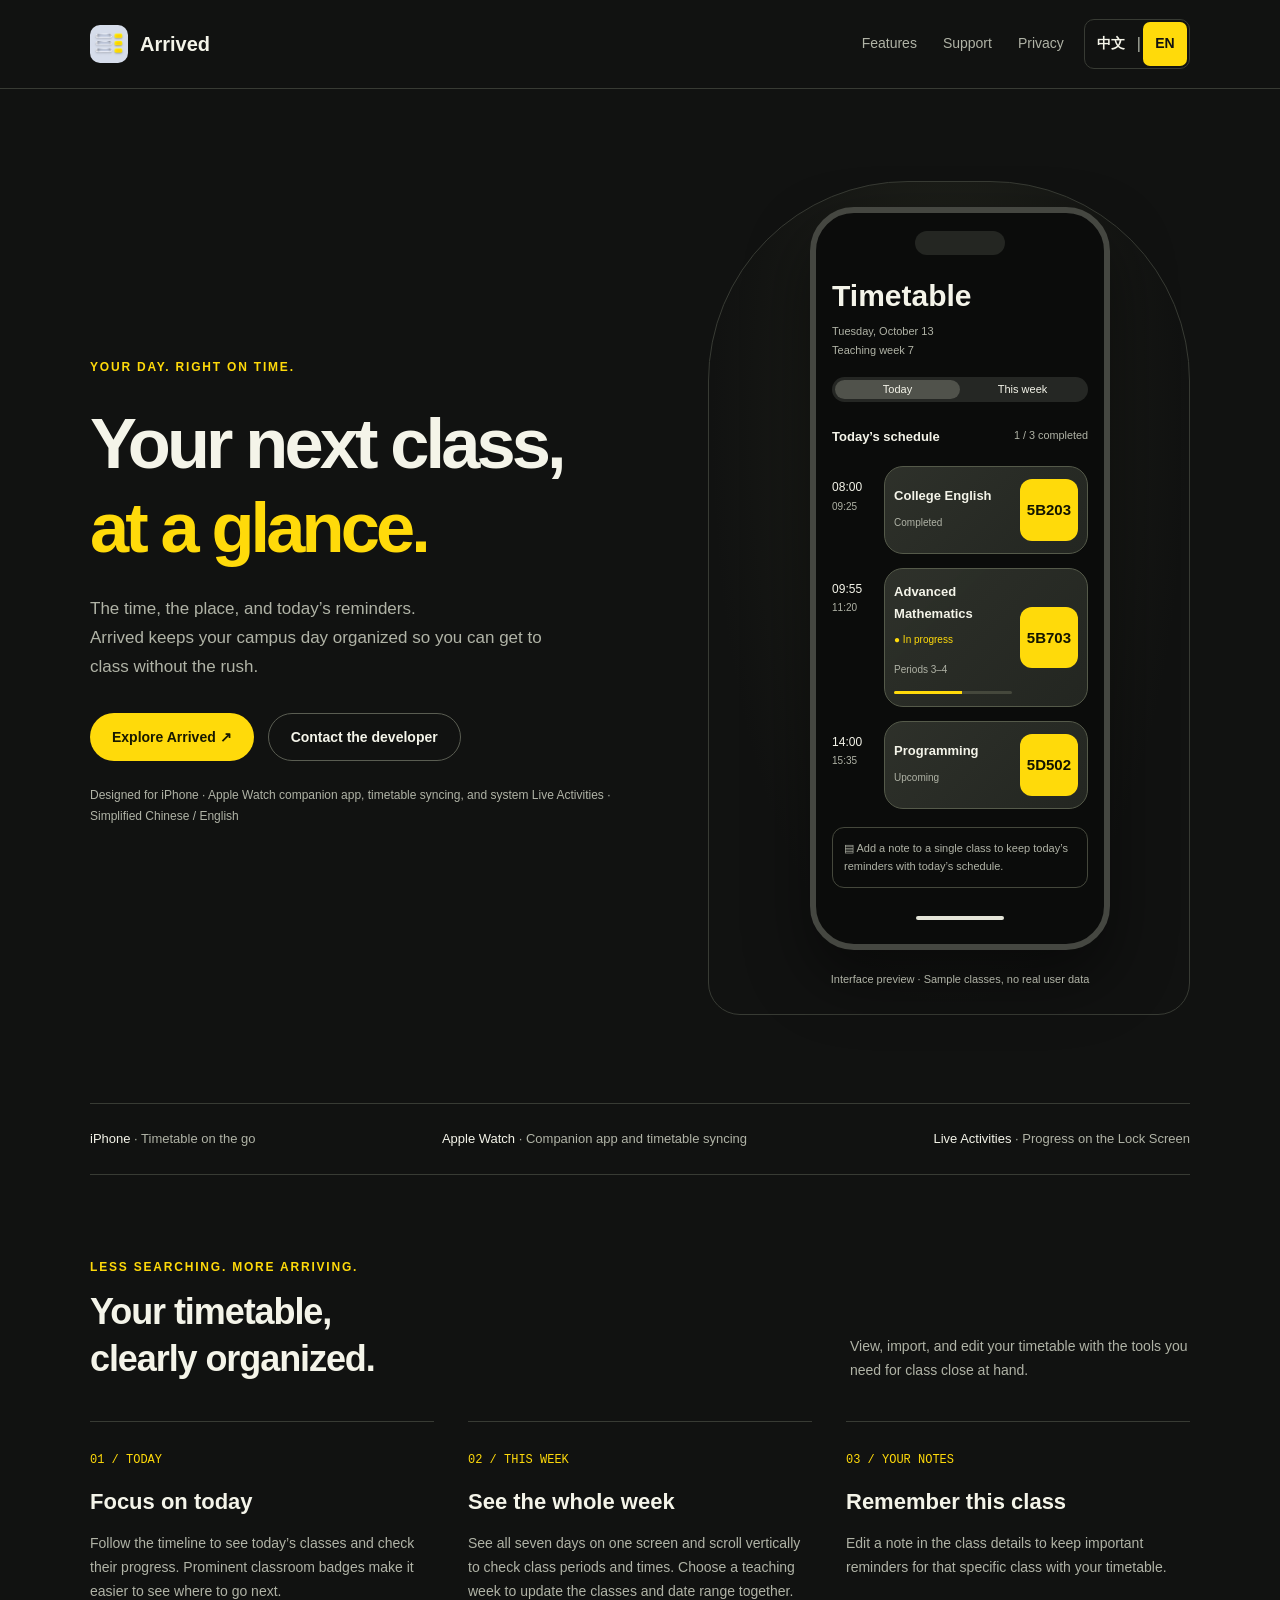
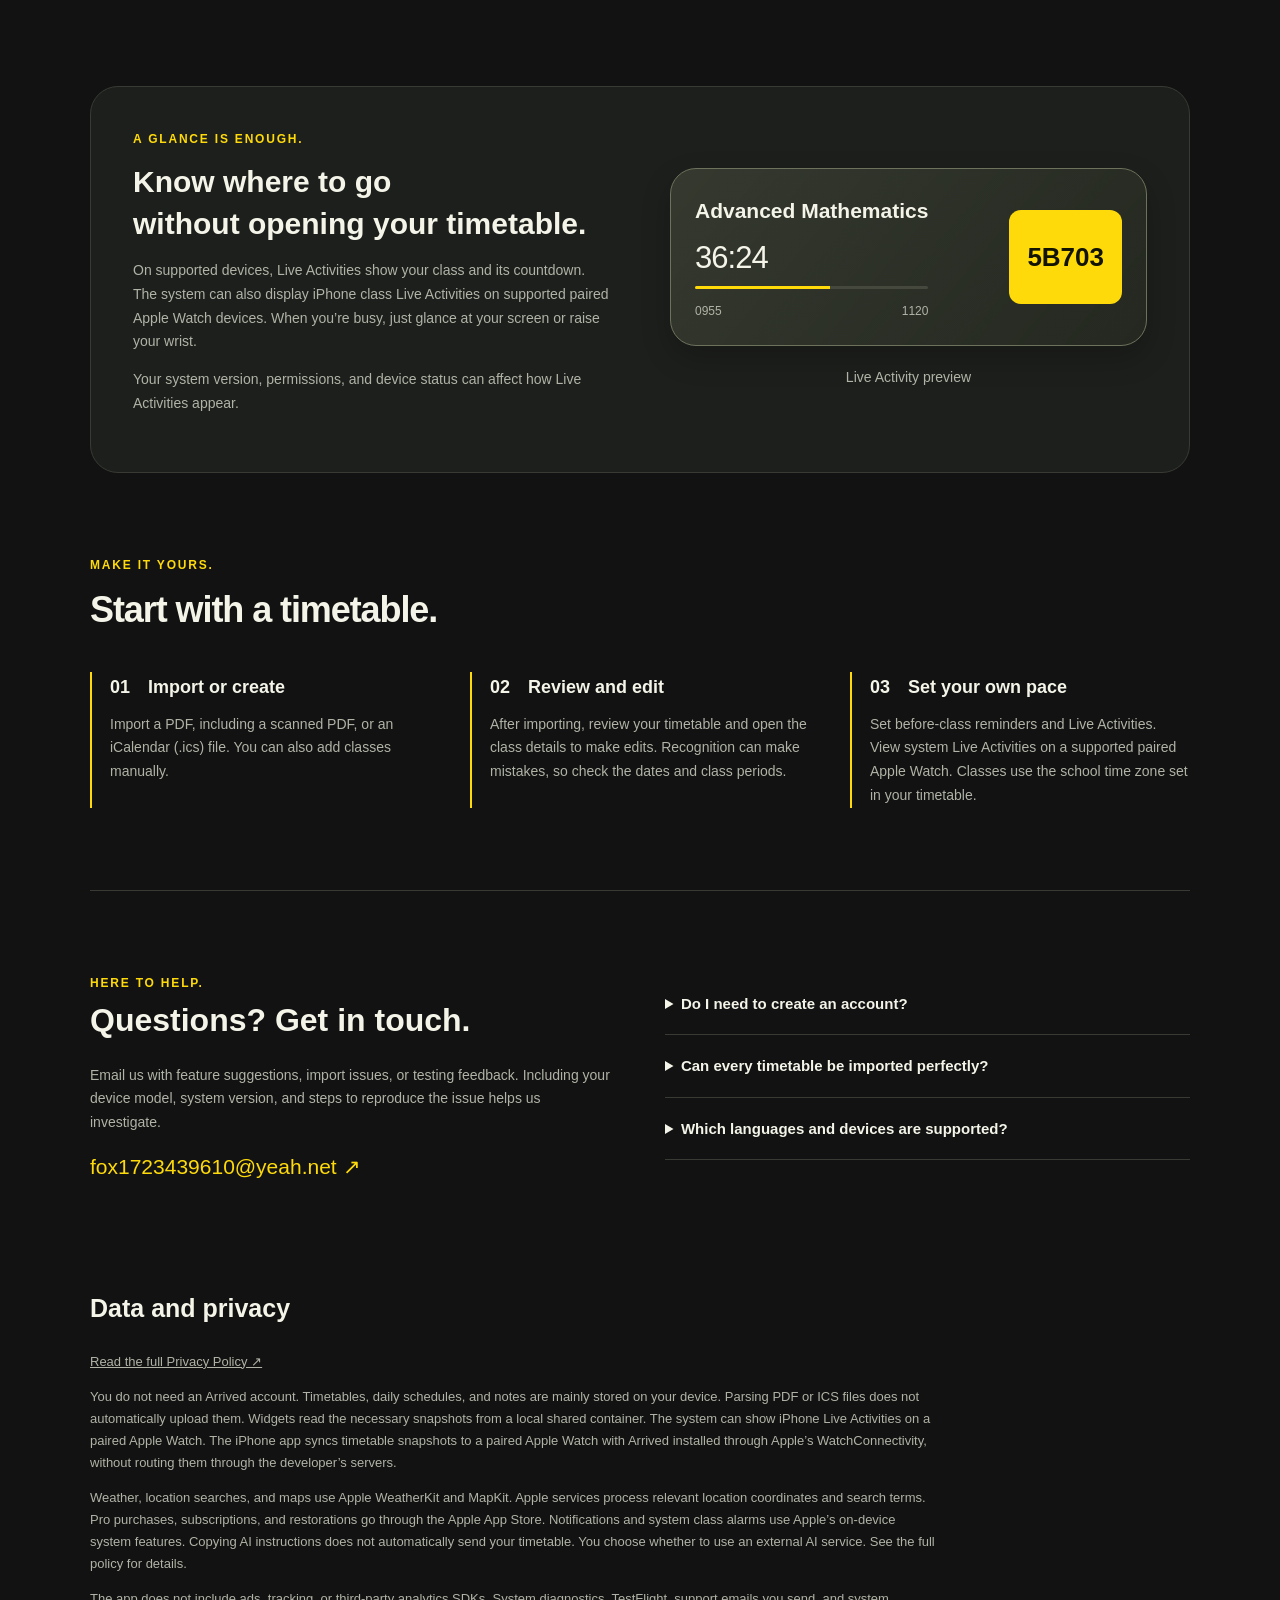
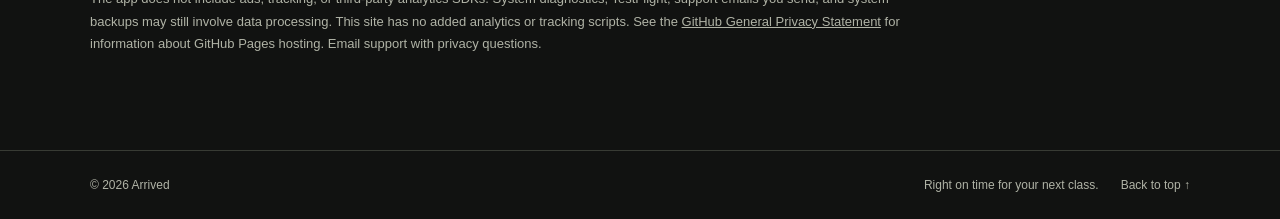
<file: index.html>
<!doctype html>
<html lang="zh-CN">
<head>
<meta charset="utf-8"><meta name="viewport" content="width=device-width,initial-scale=1">
<title data-english-content="Arrived — Right on time for every class">Arrived课表 — 每一堂，都从容到场</title>
<meta name="description" content="Arrived课表，为 iPhone 设计。今日课程、整周课表、PDF / ICS 导入、系统实时活动与课程备注。Apple Watch 伴侣 App 可从配对的 iPhone 同步课表快照。" data-english-content="Arrived is designed for iPhone. Today’s classes, the full week, PDF and ICS imports, system Live Activities, and class notes. The Apple Watch companion app syncs timetable snapshots from a paired iPhone.">
<meta name="theme-color" content="#111211"><meta property="og:title" content="Arrived课表" data-english-content="Arrived"><meta property="og:description" content="下一堂课，一眼就知道。为你的校园日常而设计。Apple Watch 伴侣 App 可从配对的 iPhone 同步课表快照。" data-english-content="See your next class at a glance. Designed for your everyday campus life. The Apple Watch companion app syncs timetable snapshots from a paired iPhone."><meta property="og:type" content="website">
<link rel="icon" href="icon.png"><link rel="apple-touch-icon" href="icon.png">
<style>
:root{color-scheme:dark;--bg:#111211;--surface:#1d1f1c;--text:#f4f4e9;--muted:#b0b3a6;--yellow:#ffda0a;--line:#383b34}*{box-sizing:border-box}html{scroll-behavior:smooth;scroll-padding-top:88px}body{margin:0;background:var(--bg);color:var(--text);font-family:-apple-system,BlinkMacSystemFont,"Segoe UI","PingFang SC",sans-serif;line-height:1.7}a{color:inherit;text-decoration:none}button,a{-webkit-tap-highlight-color:transparent}a:focus-visible,button:focus-visible{outline:3px solid var(--yellow);outline-offset:5px}header{border-bottom:1px solid var(--line)}.wrap{max-width:1180px;margin:auto;padding:0 40px}nav{display:flex;justify-content:space-between;align-items:center;min-height:88px;gap:20px}.brand{display:flex;align-items:center;gap:12px;font-weight:750;font-size:20px;white-space:nowrap}.brand img{width:38px;height:38px;border-radius:10px}.links{display:flex;gap:26px;font-size:14px;color:var(--muted)}.links a:hover{color:var(--yellow)}.hero{display:grid;grid-template-columns:1.15fr 1fr;gap:64px;align-items:center;padding-top:92px;padding-bottom:88px}.eyebrow{text-transform:uppercase;letter-spacing:.15em;font-size:12px;color:var(--yellow);font-weight:650}.hero h1{font-size:clamp(42px,5.5vw,72px);line-height:1.2;letter-spacing:-.055em;margin:24px 0}.hero h1 span{color:var(--yellow)}.intro{max-width:480px;font-size:17px;color:var(--muted);margin:0 0 32px}.actions{display:flex;gap:14px;flex-wrap:wrap;align-items:center}.button{display:inline-flex;justify-content:center;align-items:center;min-height:48px;padding:10px 22px;border-radius:30px;background:var(--yellow);color:#181900;font-size:14px;font-weight:700}.button.secondary{background:none;border:1px solid #5a5d52;color:var(--text)}.available{color:var(--muted);font-size:12px;margin-top:24px}.visual{position:relative;padding:26px 0 26px 22px}.visual:before{content:"";position:absolute;inset:0;border:1px solid var(--line);border-radius:200px 200px 32px 32px;background:radial-gradient(ellipse at 50% 30%,#43473355,transparent 70%)}.phone{position:relative;width:300px;max-width:100%;margin:auto;border:6px solid #454741;border-radius:44px;background:#0b0c0b;padding:18px 16px 24px;box-shadow:0 30px 65px #0007}.island{width:90px;height:24px;margin:0 auto 24px;border-radius:16px;background:#242622}.phone h2{font-size:30px;line-height:1.1;margin:0 0 10px}.date{font-size:11px;color:var(--muted)}.tabs{display:flex;background:#252724;border-radius:14px;font-size:11px;text-align:center;margin:18px 0 24px;padding:3px}.tabs span{flex:1}.tabs span:first-child{background:#50524b;border-radius:12px}.day-title{display:flex;justify-content:space-between;font-size:13px;margin-bottom:18px}.day-title small{color:var(--muted)}.lesson{display:grid;grid-template-columns:43px 1fr;gap:9px;margin-bottom:14px}.time{font-size:12px;position:relative;padding-top:11px}.time small{display:block;font-size:10px;color:var(--muted)}.course{border:1px solid #555a4a;border-radius:19px;background:linear-gradient(135deg,#30332cf0,#232621);padding:12px 9px;display:flex;gap:8px;align-items:center}.course strong{font-size:13px;display:block}.course small{font-size:10px;color:var(--muted)}.state{font-size:10px;color:var(--yellow);margin:6px 0}.gate{margin-left:auto;background:var(--yellow);color:#121400;border-radius:12px;padding:18px 7px;font-weight:800;font-size:15px;font-variant-numeric:tabular-nums}.progress{height:3px;border-radius:5px;background:#45483c;margin-top:10px;overflow:hidden}.progress:after{content:"";display:block;width:58%;height:100%;background:var(--yellow)}.note{padding:11px;border:1px solid #45483c;border-radius:12px;font-size:11px;color:var(--muted);margin:18px 0}.homebar{width:88px;height:4px;background:#e4e5d9;border-radius:4px;margin:28px auto 0}.caption{position:relative;text-align:center;color:var(--muted);font-size:11px;margin:20px 0 0}.platforms{display:flex;justify-content:space-between;border-top:1px solid var(--line);border-bottom:1px solid var(--line);padding:24px 0;color:var(--muted);font-size:13px;gap:16px;flex-wrap:wrap}.platforms b{color:var(--text);font-weight:500}section{padding:82px 0}.section-head{display:flex;align-items:end;justify-content:space-between;gap:40px;margin-bottom:38px}.section-head h2{font-size:36px;line-height:1.3;letter-spacing:-.03em;margin:12px 0 0}.section-head p{max-width:340px;color:var(--muted);font-size:14px;margin:0}.features{display:grid;grid-template-columns:repeat(3,1fr);gap:34px}.feature{border-top:1px solid var(--line);padding-top:22px}.num{font-size:12px;color:var(--yellow);font-family:monospace}.feature h3{font-size:22px;margin:12px 0}.feature p{font-size:14px;color:var(--muted);margin:0}.activity{display:grid;grid-template-columns:1fr 1fr;gap:60px;align-items:center;background:var(--surface);border:1px solid var(--line);padding:42px;border-radius:28px}.activity h2{font-size:30px;line-height:1.4;margin:12px 0}.activity p{color:var(--muted);font-size:14px}.ticket{background:linear-gradient(130deg,#454a3b99,#242820);border:1px solid #6c725b;border-radius:26px;padding:24px;box-shadow:0 12px 30px #0003}.ticket-top{display:flex;gap:16px;align-items:center}.ticket strong{font-size:21px}.ticket .gate{font-size:26px;padding:25px 18px}.countdown{font-size:31px;letter-spacing:-.03em;line-height:1.2;margin-top:10px;font-variant-numeric:tabular-nums}.ticket-bottom{font-size:12px;display:flex;justify-content:space-between;color:var(--muted);margin-top:12px}.steps{list-style:none;margin:0;padding:0;display:grid;grid-template-columns:repeat(3,1fr);gap:40px}.steps li{padding-left:18px;border-left:2px solid var(--yellow)}.steps h3{font-size:18px;margin:0 0 10px}.steps p{color:var(--muted);font-size:14px;margin:0}.support{border-top:1px solid var(--line);display:grid;grid-template-columns:1fr 1fr;gap:50px}.support h2{font-size:32px;margin:0 0 16px}.support p{color:var(--muted);font-size:14px}.support a.email{display:inline-block;color:var(--yellow);font-size:clamp(15px,2vw,21px);overflow-wrap:anywhere}details{border-bottom:1px solid var(--line);padding:18px 0}summary{cursor:pointer;font-size:15px;font-weight:600}details p{margin-bottom:0}.privacy{padding-top:0;max-width:850px}.privacy h2{font-size:25px}.privacy p{font-size:13px;color:var(--muted)}footer{border-top:1px solid var(--line);padding:24px 0;color:var(--muted);font-size:12px}.foot{display:flex;justify-content:space-between;gap:20px;flex-wrap:wrap}@media(max-width:800px){.wrap{padding:0 22px}.hero{grid-template-columns:minmax(0,1fr);padding-top:55px;gap:35px}.visual{padding-left:0}.hero h1{font-size:49px}.features,.steps{grid-template-columns:1fr;gap:28px}.activity{grid-template-columns:1fr;padding:25px;gap:22px}.section-head{display:block}.section-head p{margin-top:20px}.support{grid-template-columns:1fr;gap:25px}.links{gap:15px}.brand{font-size:17px}section{padding:55px 0}.phone{width:300px}.section-head h2{font-size:30px}}@media(prefers-reduced-motion:reduce){html{scroll-behavior:auto}}
</style>
<style>
.site-header .brand img {
  flex: none;
}
.site-header .language-switch {
  margin-left: auto;
}
@media (min-width: 801px) {
  .site-header .links {
    margin-left: auto;
  }
  .site-header .language-switch {
    margin-left: 0;
  }
}
@media (max-width: 800px) {
  .site-header nav {
    display: grid;
    grid-template-columns: minmax(0, 1fr) auto;
    gap: 6px 12px;
    padding-top: 10px;
    padding-bottom: 10px;
  }
  .site-header .links {
    grid-column: 1;
    flex-wrap: wrap;
    gap: 3px 10px;
    font-size: 13px;
  }
  .site-header .language-switch {
    grid-column: 2;
    grid-row: 1 / 3;
  }
}
</style>
<link rel="stylesheet" href="language.css">
<script src="language.js"></script>
</head>
<body>
<header class="site-header">
<nav class="wrap" aria-label="主导航" data-chinese-label="主导航" data-english-label="Main navigation">
<a class="brand" href="#"><img src="icon.png" width="38" height="38" alt=""><span lang="zh-CN" data-site-language="zh">Arrived课表</span><span lang="en" data-site-language="en">Arrived</span></a>
<div class="links" lang="zh-CN" data-site-language="zh"><a href="#features">功能</a><a href="#support">支持</a><a href="privacy.html">隐私</a></div>
<div class="links" lang="en" data-site-language="en"><a href="#features">Features</a><a href="#support">Support</a><a href="privacy.html">Privacy</a></div>
<div class="language-switch" role="group" aria-label="页面语言" hidden>
  <button type="button" lang="zh-CN" aria-label="中文" aria-pressed="true" data-select-language="zh">中文</button>
  <span aria-hidden="true">|</span>
  <button type="button" lang="en" aria-label="English" aria-pressed="false" data-select-language="en">EN</button>
</div>
</nav>
</header>
<main class="wrap">
<div lang="zh-CN" data-site-language="zh">
<div class="hero"><div><div class="eyebrow">Your day. Right on time.</div><h1>下一堂课，<br><span>一眼就知道。</span></h1><p class="intro">时间、地点，还有今天的小提醒。<br>Arrived课表，把校园日常整理得清楚一点，让你从容到场。</p><div class="actions"><a class="button" href="#features">认识 Arrived ↗</a><a class="button secondary" href="mailto:fox1723439610@yeah.net">联系开发者</a></div><p class="available">为 iPhone 设计 · Apple Watch 伴侣 App、课表同步与系统实时活动 · 简体中文 / English</p></div>
<div class="visual"><div class="phone" role="img" aria-label="今日课表功能示意：课程时间轴、黄色教室标牌及课程进度"><div class="island"></div><h2>课表</h2><div class="date">10月13日 星期二<br>第 7 教学周</div><div class="tabs"><span>今日课表</span><span>整周课表</span></div><div class="day-title"><b>今日安排</b><small>1 / 3 已结束</small></div><div class="lesson"><div class="time">08:00<small>09:25</small></div><div class="course"><div><strong>大学英语</strong><small>已结束</small></div><div class="gate">5B203</div></div></div><div class="lesson"><div class="time">09:55<small>11:20</small></div><div class="course"><div><strong>高等数学</strong><div class="state">● 正在上课</div><small>第 3–4 节</small><div class="progress"></div></div><div class="gate">5B703</div></div></div><div class="lesson"><div class="time">14:00<small>15:35</small></div><div class="course"><div><strong>程序设计</strong><small>待上课</small></div><div class="gate">5D502</div></div></div><div class="note">▤ 单次课程备注，让今天的提醒留在今天。</div><div class="homebar"></div></div><p class="caption">界面功能示意 · 示例课程，非真实用户数据</p></div></div>
<div class="platforms"><span><b>iPhone</b> · 随身课表</span><span><b>Apple Watch</b> · 伴侣 App 与课表同步</span><span><b>Live Activities</b> · 锁屏看进度</span></div>
</div>
<div lang="en" data-site-language="en">
<div class="hero"><div><div class="eyebrow">Your day. Right on time.</div><h1>Your next class,<br><span>at a glance.</span></h1><p class="intro">The time, the place, and today’s reminders.<br>Arrived keeps your campus day organized so you can get to class without the rush.</p><div class="actions"><a class="button" href="#features">Explore Arrived ↗</a><a class="button secondary" href="mailto:fox1723439610@yeah.net">Contact the developer</a></div><p class="available">Designed for iPhone · Apple Watch companion app, timetable syncing, and system Live Activities · Simplified Chinese / English</p></div>
<div class="visual"><div class="phone" role="img" aria-label="Today’s timetable preview with a class timeline, yellow classroom badges, and class progress"><div class="island"></div><h2>Timetable</h2><div class="date">Tuesday, October 13<br>Teaching week 7</div><div class="tabs"><span>Today</span><span>This week</span></div><div class="day-title"><b>Today’s schedule</b><small>1 / 3 completed</small></div><div class="lesson"><div class="time">08:00<small>09:25</small></div><div class="course"><div><strong>College English</strong><small>Completed</small></div><div class="gate">5B203</div></div></div><div class="lesson"><div class="time">09:55<small>11:20</small></div><div class="course"><div><strong>Advanced Mathematics</strong><div class="state">● In progress</div><small>Periods 3–4</small><div class="progress"></div></div><div class="gate">5B703</div></div></div><div class="lesson"><div class="time">14:00<small>15:35</small></div><div class="course"><div><strong>Programming</strong><small>Upcoming</small></div><div class="gate">5D502</div></div></div><div class="note">▤ Add a note to a single class to keep today’s reminders with today’s schedule.</div><div class="homebar"></div></div><p class="caption">Interface preview · Sample classes, no real user data</p></div></div>
<div class="platforms"><span><b>iPhone</b> · Timetable on the go</span><span><b>Apple Watch</b> · Companion app and timetable syncing</span><span><b>Live Activities</b> · Progress on the Lock Screen</span></div>
</div>

<div id="features">
<div lang="zh-CN" data-site-language="zh">
<section><div class="section-head"><div><div class="eyebrow">Less searching. More arriving.</div><h2>课表里的事，<br>安排得明明白白。</h2></div><p>围绕上课这件小事，把查看、导入和修改放在顺手的位置。</p></div><div class="features"><article class="feature"><span class="num">01 / TODAY</span><h3>专注今天</h3><p>沿着时间轴查看今日课程，辨认当前进度。醒目的教室标牌，让下一站更清楚。</p></article><article class="feature"><span class="num">02 / THIS WEEK</span><h3>看见整周</h3><p>七天同屏，上下滑动查看节次与时间。选择教学周，课程与日期范围一起更新。</p></article><article class="feature"><span class="num">03 / YOUR NOTES</span><h3>记住这一堂</h3><p>在课程详情中编辑备注，让当天这一次课程的重要提醒留在课表里。</p></article></div></section>
</div>
<div lang="en" data-site-language="en">
<section><div class="section-head"><div><div class="eyebrow">Less searching. More arriving.</div><h2>Your timetable,<br>clearly organized.</h2></div><p>View, import, and edit your timetable with the tools you need for class close at hand.</p></div><div class="features"><article class="feature"><span class="num">01 / TODAY</span><h3>Focus on today</h3><p>Follow the timeline to see today’s classes and check their progress. Prominent classroom badges make it easier to see where to go next.</p></article><article class="feature"><span class="num">02 / THIS WEEK</span><h3>See the whole week</h3><p>See all seven days on one screen and scroll vertically to check class periods and times. Choose a teaching week to update the classes and date range together.</p></article><article class="feature"><span class="num">03 / YOUR NOTES</span><h3>Remember this class</h3><p>Edit a note in the class details to keep important reminders for that specific class with your timetable.</p></article></div></section>
</div>
</div>

<div lang="zh-CN" data-site-language="zh">
<div class="activity"><div><div class="eyebrow">A glance is enough.</div><h2>不必打开课表，<br>也知道该去哪。</h2><p>在支持的设备上，通过实时活动查看课程与倒计时；系统也可在支持的配对 Apple Watch 上显示 iPhone 课程实时活动。忙碌时，抬眼或抬腕就够了。</p><p>系统版本、权限和设备状态可能影响实时活动的呈现。</p></div><div><div class="ticket" role="img" aria-label="实时活动示意，高等数学，教室 5B703"><div class="ticket-top"><div><strong>高等数学</strong><div class="countdown">36:24</div><div class="progress"></div><div class="ticket-bottom"><span>0955</span><span>1120</span></div></div><div class="gate">5B703</div></div></div><p class="caption">实时活动功能示意</p></div></div>
</div>
<div lang="en" data-site-language="en">
<div class="activity"><div><div class="eyebrow">A glance is enough.</div><h2>Know where to go<br>without opening your timetable.</h2><p>On supported devices, Live Activities show your class and its countdown. The system can also display iPhone class Live Activities on supported paired Apple Watch devices. When you’re busy, just glance at your screen or raise your wrist.</p><p>Your system version, permissions, and device status can affect how Live Activities appear.</p></div><div><div class="ticket" role="img" aria-label="Live Activity preview for Advanced Mathematics in classroom 5B703"><div class="ticket-top"><div><strong>Advanced Mathematics</strong><div class="countdown">36:24</div><div class="progress"></div><div class="ticket-bottom"><span>0955</span><span>1120</span></div></div><div class="gate">5B703</div></div></div><p class="caption">Live Activity preview</p></div></div>
</div>

<div lang="zh-CN" data-site-language="zh">
<section><div class="section-head"><div><div class="eyebrow">Make it yours.</div><h2>从一份课表开始。</h2></div></div><ol class="steps"><li><h3>01　导入或新建</h3><p>支持 PDF、扫描版 PDF 与 iCalendar（.ics）文件，也可以手动添加课程。</p></li><li><h3>02　核对与修改</h3><p>导入后在课表中核对信息，打开课程详情即可修改。识别结果可能有误，请确认日期和节次。</p></li><li><h3>03　按自己的节奏</h3><p>设置课前提醒与实时活动；在支持的配对 Apple Watch 上查看系统实时活动。课程使用课表设置的学校时区。</p></li></ol></section>
</div>
<div lang="en" data-site-language="en">
<section><div class="section-head"><div><div class="eyebrow">Make it yours.</div><h2>Start with a timetable.</h2></div></div><ol class="steps"><li><h3>01　Import or create</h3><p>Import a PDF, including a scanned PDF, or an iCalendar (.ics) file. You can also add classes manually.</p></li><li><h3>02　Review and edit</h3><p>After importing, review your timetable and open the class details to make edits. Recognition can make mistakes, so check the dates and class periods.</p></li><li><h3>03　Set your own pace</h3><p>Set before-class reminders and Live Activities. View system Live Activities on a supported paired Apple Watch. Classes use the school time zone set in your timetable.</p></li></ol></section>
</div>

<div id="support">
<div lang="zh-CN" data-site-language="zh">
<section class="support"><div><div class="eyebrow">Here to help.</div><h2>有问题，告诉我们。</h2><p>功能建议、导入问题或测试反馈，都欢迎发来邮件。说明设备型号、系统版本和复现步骤，会更方便定位问题。</p><a class="email" href="mailto:fox1723439610@yeah.net">fox1723439610@yeah.net ↗</a></div><div><details><summary>需要注册账号吗？</summary><p>不需要。课表与备注保存在设备本地，核心功能无需登录。</p></details><details><summary>能把任意课表完全准确地导入吗？</summary><p>不同文件的表格结构和清晰度会影响识别。请在导入后核对课程、星期、教学周、节次和教室，必要时直接修改。</p></details><details><summary>支持什么语言与设备？</summary><p>App 支持简体中文与英文，并跟随系统语言，适用于 iOS 17 及以上的 iPhone。系统级上课闹钟需要 iOS 26 或更新版本；配对 Apple Watch 的实时活动显示取决于系统支持。Arrived 提供 Apple Watch 伴侣 App，课表快照会从 iPhone 同步到已配对的 Apple Watch。</p></details></div></section>
</div>
<div lang="en" data-site-language="en">
<section class="support"><div><div class="eyebrow">Here to help.</div><h2>Questions? Get in touch.</h2><p>Email us with feature suggestions, import issues, or testing feedback. Including your device model, system version, and steps to reproduce the issue helps us investigate.</p><a class="email" href="mailto:fox1723439610@yeah.net">fox1723439610@yeah.net ↗</a></div><div><details><summary>Do I need to create an account?</summary><p>No. Timetables and notes are kept locally on your device, and the core features work without signing in.</p></details><details><summary>Can every timetable be imported perfectly?</summary><p>Table layouts and file clarity affect recognition. After importing, check classes, days of the week, teaching weeks, class periods, and classrooms, and edit them as needed.</p></details><details><summary>Which languages and devices are supported?</summary><p>The app supports Simplified Chinese and English, follows your system language, and works on iPhone with iOS 17 or later. System class alarms require iOS 26 or later. Live Activities on a paired Apple Watch depend on system support. Arrived includes an Apple Watch companion app. Timetable snapshots sync from iPhone to a paired Apple Watch.</p></details></div></section>
</div>
</div>

<div id="privacy">
<div lang="zh-CN" data-site-language="zh">
<section class="privacy"><h2>关于数据与隐私</h2><p><a href="privacy.html" style="text-decoration:underline">阅读完整隐私政策 ↗</a></p><p>无需注册 Arrived 账号。课表、作息与备注主要在本机保存，PDF / ICS 解析不自动上传文件。小组件通过本机共享容器读取必要快照；系统可在配对 Watch 上展示 iPhone 实时活动。iPhone 通过 Apple 的 WatchConnectivity 向已配对并安装 Arrived 的 Apple Watch 同步课表快照，不经开发者服务器中转。</p><p>天气查询、地点搜索及地图展示使用 Apple WeatherKit / MapKit；相关地点坐标、搜索词会由 Apple 服务处理。Pro 购买、订阅和恢复通过 Apple App Store。通知与系统级上课闹钟使用 Apple 本地系统能力。复制 AI 指令不自动发送课表；外部 AI 由你自行选择。详情请阅读完整政策。</p><p>App 未接入广告、追踪或第三方分析 SDK。系统诊断、TestFlight、主动支持邮件及系统备份仍可能涉及相应处理。本网站未添加统计或追踪脚本；GitHub Pages 的托管处理见 <a href="https://docs.github.com/en/site-policy/privacy-policies/github-general-privacy-statement" style="text-decoration:underline">GitHub 隐私声明</a>。隐私问题请联系支持邮箱。</p></section>
</div>
<div lang="en" data-site-language="en">
<section class="privacy"><h2>Data and privacy</h2><p><a href="privacy.html" style="text-decoration:underline">Read the full Privacy Policy ↗</a></p><p>You do not need an Arrived account. Timetables, daily schedules, and notes are mainly stored on your device. Parsing PDF or ICS files does not automatically upload them. Widgets read the necessary snapshots from a local shared container. The system can show iPhone Live Activities on a paired Apple Watch. The iPhone app syncs timetable snapshots to a paired Apple Watch with Arrived installed through Apple’s WatchConnectivity, without routing them through the developer’s servers.</p><p>Weather, location searches, and maps use Apple WeatherKit and MapKit. Apple services process relevant location coordinates and search terms. Pro purchases, subscriptions, and restorations go through the Apple App Store. Notifications and system class alarms use Apple’s on-device system features. Copying AI instructions does not automatically send your timetable. You choose whether to use an external AI service. See the full policy for details.</p><p>The app does not include ads, tracking, or third-party analytics SDKs. System diagnostics, TestFlight, support emails you send, and system backups may still involve data processing. This site has no added analytics or tracking scripts. See the <a href="https://docs.github.com/en/site-policy/privacy-policies/github-general-privacy-statement" style="text-decoration:underline">GitHub General Privacy Statement</a> for information about GitHub Pages hosting. Email support with privacy questions.</p></section>
</div>
</div>
</main>
<footer><div class="wrap foot"><span lang="zh-CN" data-site-language="zh">© 2026 Arrived课表</span><span lang="en" data-site-language="en">© 2026 Arrived</span><span lang="zh-CN" data-site-language="zh">下一堂，从容到场。<a href="#" style="margin-left:22px">回到顶部 ↑</a></span><span lang="en" data-site-language="en">Right on time for your next class.<a href="#" style="margin-left:22px">Back to top ↑</a></span></div></footer>
</body></html>
</file>
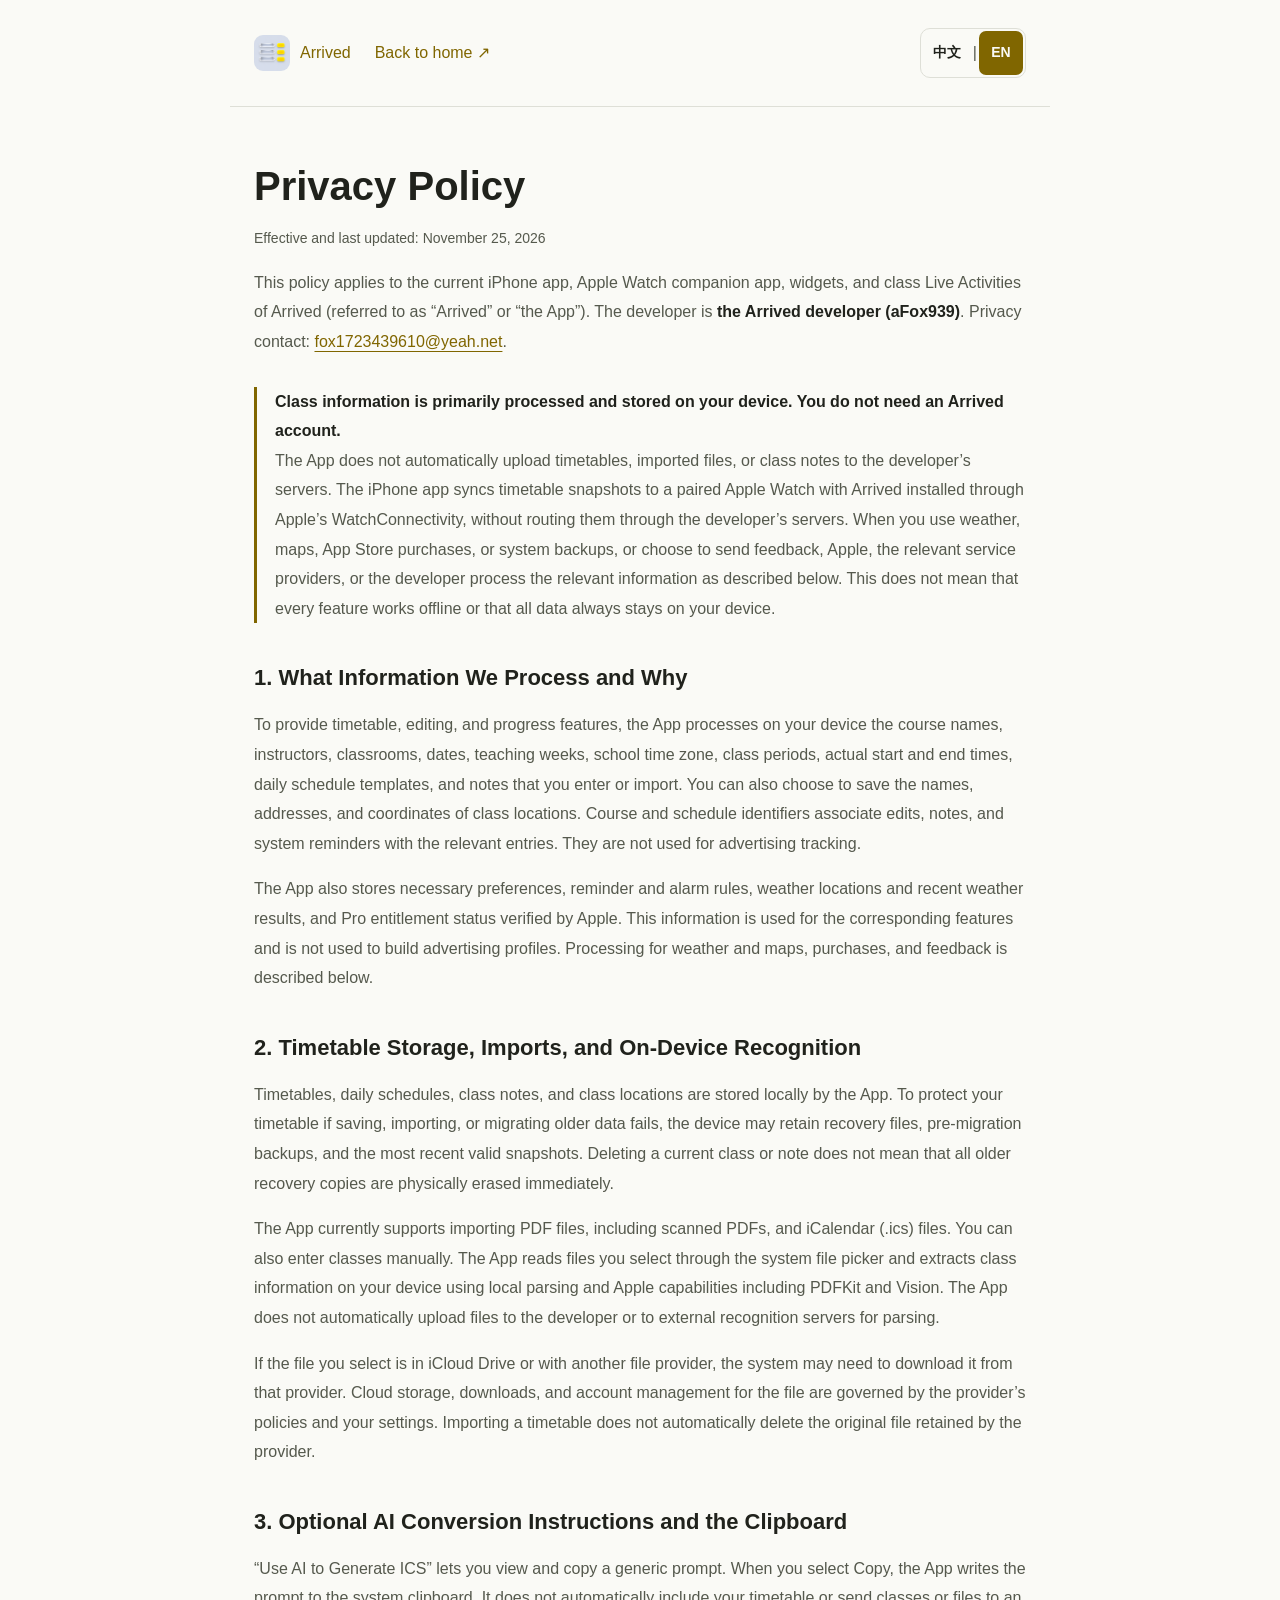
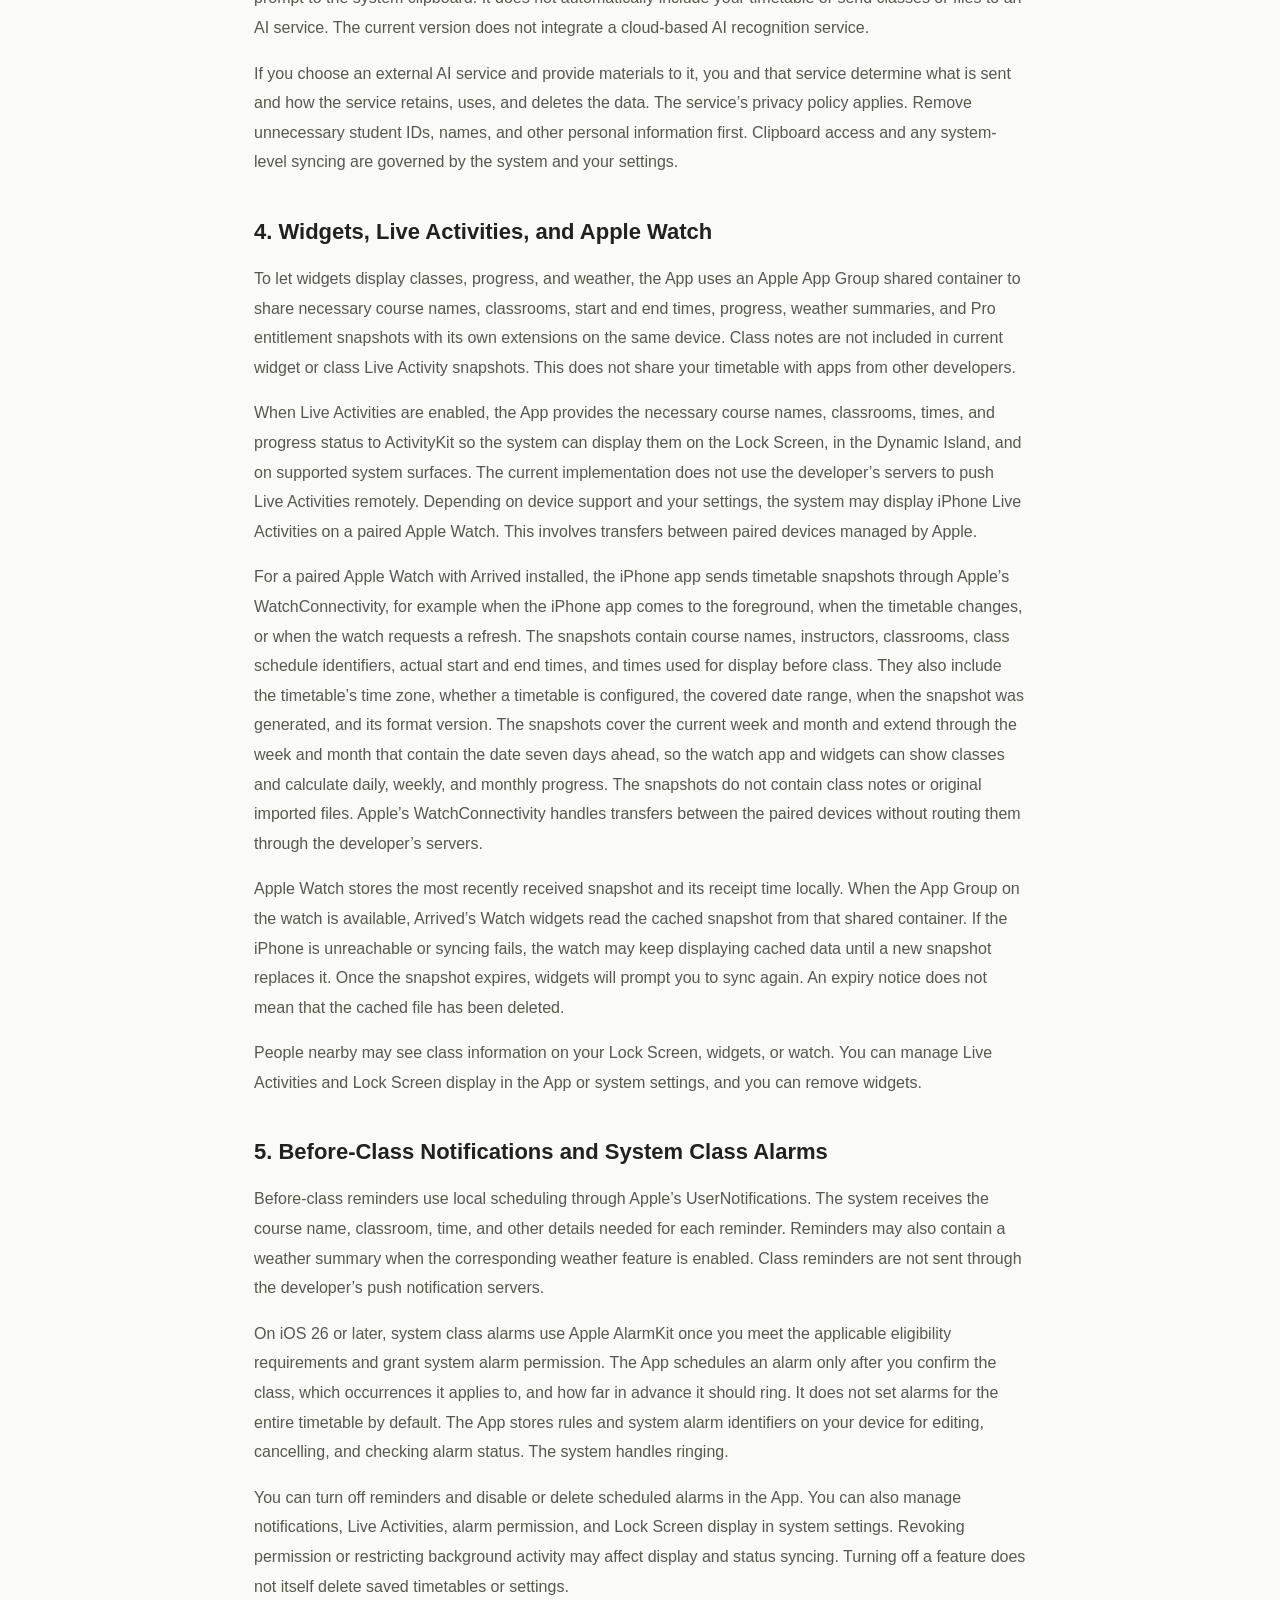
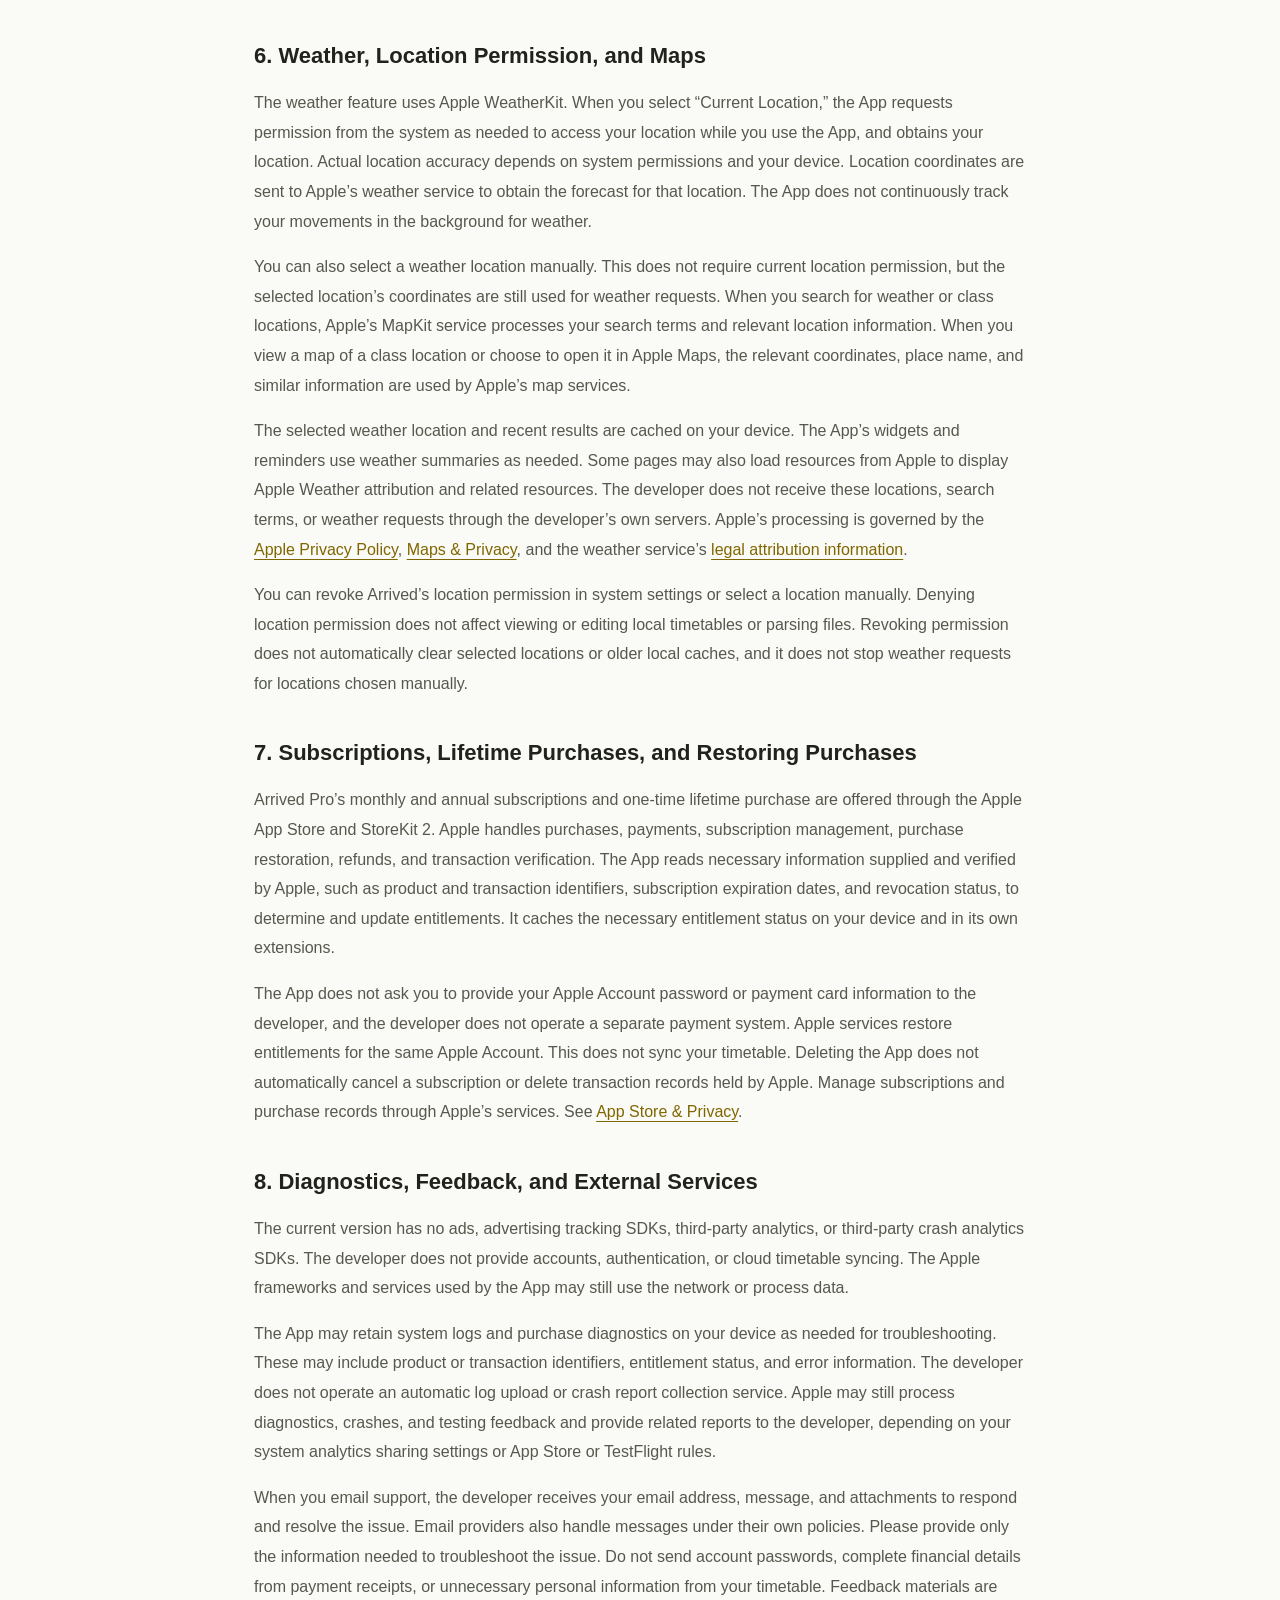
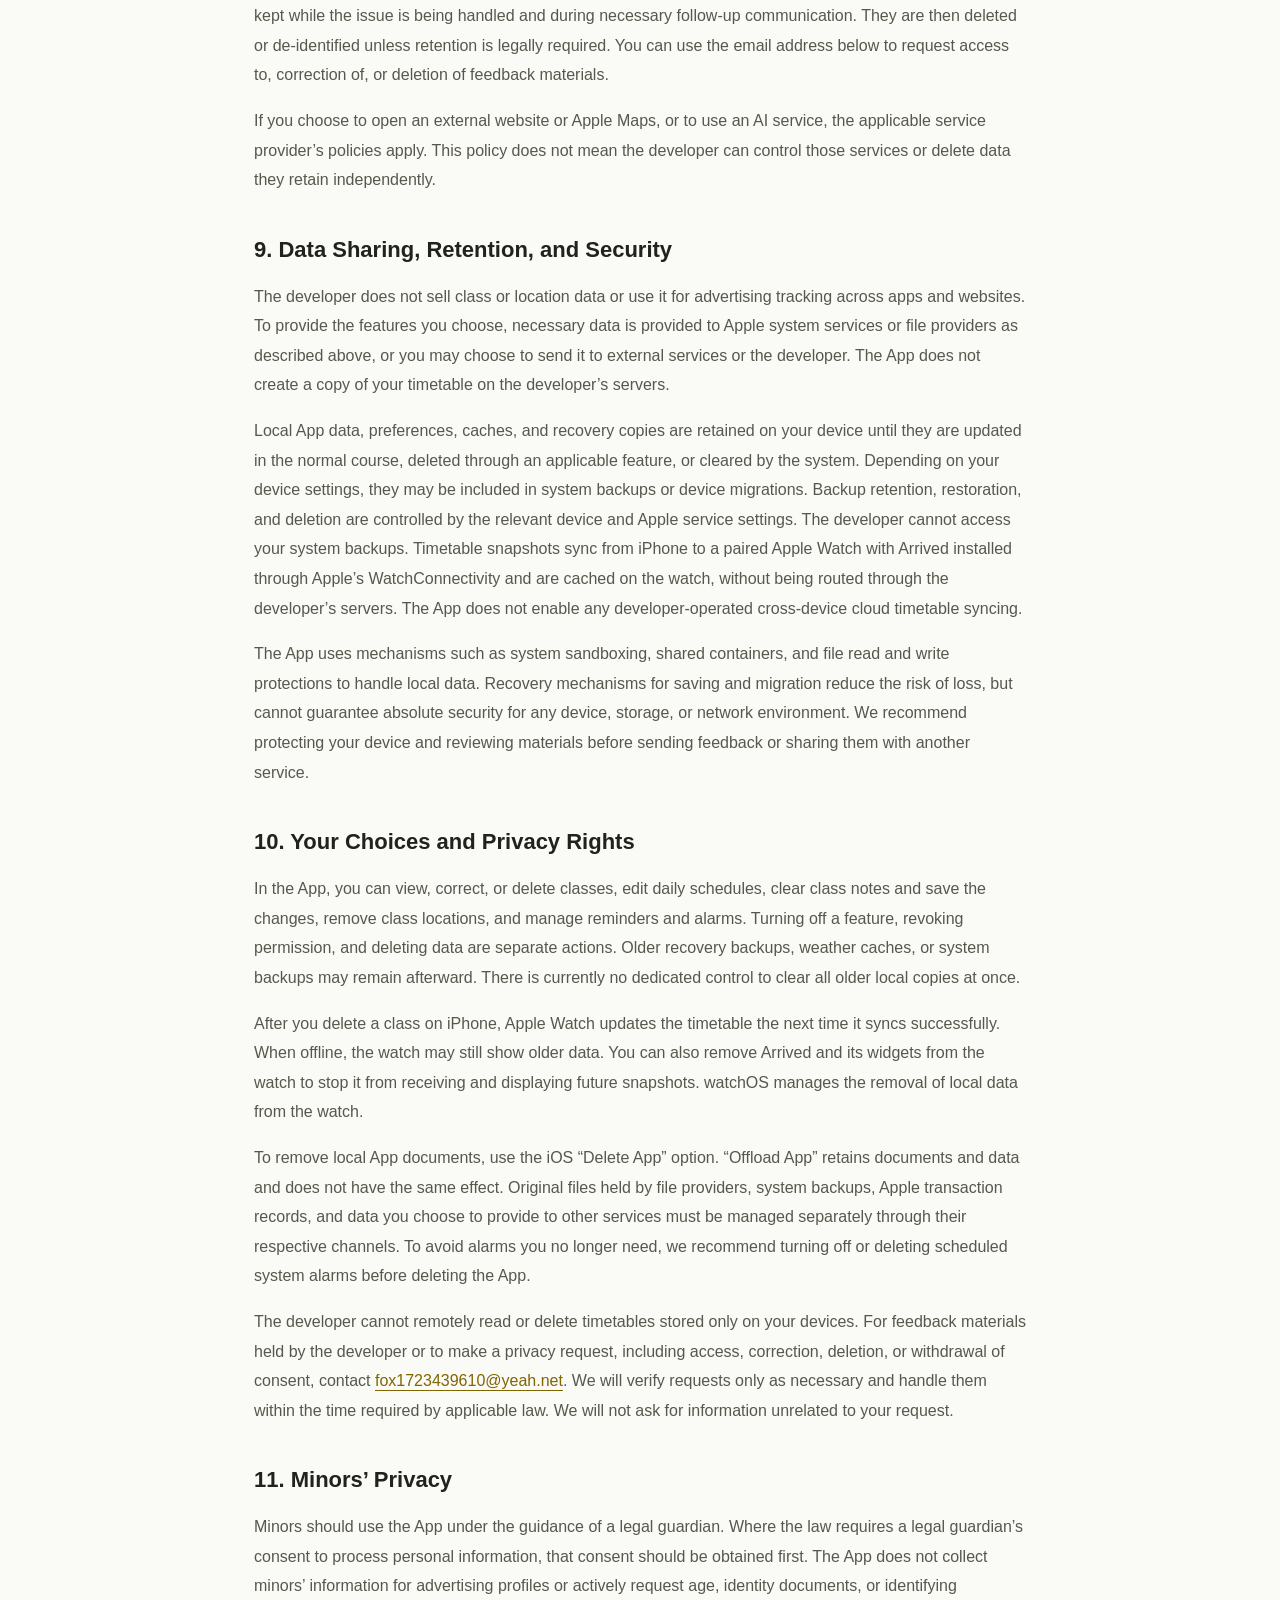
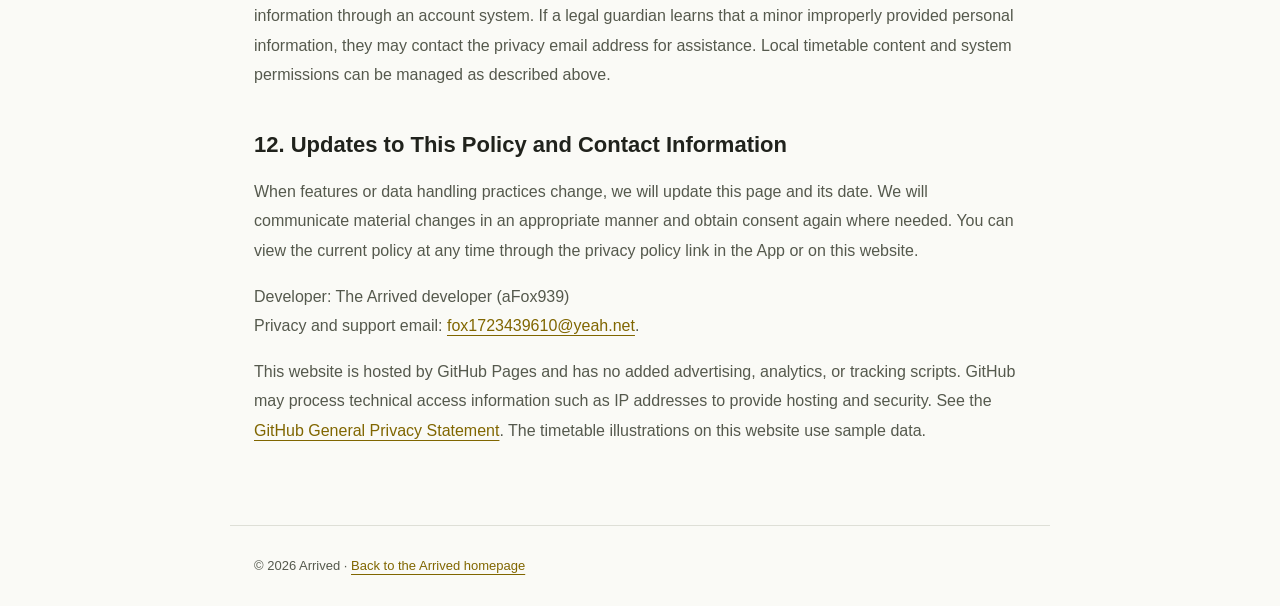
<file: privacy.html>
<!doctype html>
<html lang="zh-CN">
<head>
<meta charset="utf-8">
<meta name="viewport" content="width=device-width,initial-scale=1">
<title data-english-content="Privacy Policy · Arrived">隐私政策 · Arrived课表</title>
<meta name="description" content="Arrived课表隐私政策：本地课程与导入、配对 Apple Watch 的课表快照同步、小组件和实时活动、系统提醒与闹钟、天气与地图、Apple 购买服务及隐私权利。" data-english-content="Arrived’s Privacy Policy covers local timetables and imports, timetable snapshot syncing to a paired Apple Watch, widgets and Live Activities, system reminders and alarms, weather and maps, Apple purchase services, and privacy rights.">
<meta name="color-scheme" content="light dark">
<link rel="icon" href="icon.png">
<style>:root{color-scheme:dark;--bg:#111211;--text:#f4f4e9;--muted:#b0b3a6;--line:#383b34;--accent:#ffda0a}*{box-sizing:border-box}html{scroll-padding-top:24px}main{overflow-wrap:anywhere}header{flex-wrap:wrap}body{margin:0;background:var(--bg);color:var(--text);font:16px/1.85 -apple-system,BlinkMacSystemFont,"Segoe UI","PingFang SC",sans-serif}main,header,footer{max-width:820px;margin:auto;padding:28px 24px}header{border-bottom:1px solid var(--line);display:flex;align-items:center;justify-content:space-between;gap:20px}a{color:var(--accent);text-underline-offset:4px}header a{text-decoration:none}header img{width:36px;height:36px;border-radius:9px;vertical-align:middle;margin-right:10px}h1{font-size:40px;line-height:1.3;margin:25px 0 14px}h2{font-size:22px;line-height:1.5;margin:38px 0 12px}p,li{color:var(--muted)}strong{color:var(--text)}.date{font-size:14px}.intro{border-left:3px solid var(--accent);padding-left:18px;margin:30px 0}footer{border-top:1px solid var(--line);font-size:13px;color:var(--muted);margin-top:35px}a:focus-visible{outline:2px solid var(--accent);outline-offset:5px}@media(max-width:480px){h1{font-size:32px}header{font-size:14px}}@media(prefers-color-scheme:light){:root{color-scheme:light;--bg:#fafaf6;--text:#20221c;--muted:#55594d;--line:#dedfd7;--accent:#806600}}</style>
<style>
.privacy-nav {
  display: flex;
  align-items: center;
  gap: 8px 24px;
}
.privacy-nav img {
  flex: none;
}
.privacy-brand {
  display: inline-flex;
  align-items: center;
}
@media (max-width: 560px) {
  header.site-header {
    flex-wrap: nowrap;
    gap: 12px;
    padding: 12px 20px;
  }
  .privacy-nav {
    align-items: flex-start;
    flex-direction: column;
    gap: 4px;
  }
}
</style>
<link rel="stylesheet" href="language.css">
<script src="language.js"></script>
</head>
<body>
<header class="site-header">
<div class="privacy-nav">
<a class="privacy-brand" href="./"><img src="icon.png" width="36" height="36" alt=""><span lang="zh-CN" data-site-language="zh">Arrived课表</span><span lang="en" data-site-language="en">Arrived</span></a>
<a href="./"><span lang="zh-CN" data-site-language="zh">返回首页 ↗</span><span lang="en" data-site-language="en">Back to home ↗</span></a>
</div>
<div class="language-switch" role="group" aria-label="页面语言" hidden>
  <button type="button" lang="zh-CN" aria-label="中文" aria-pressed="true" data-select-language="zh">中文</button>
  <span aria-hidden="true">|</span>
  <button type="button" lang="en" aria-label="English" aria-pressed="false" data-select-language="en">EN</button>
</div>
</header>
<main id="privacy">
<div lang="zh-CN" data-site-language="zh">
<h1>隐私政策</h1>
<p class="date">生效及最近更新日期：<time datetime="2026-11-25">2026 年 11 月 25 日</time></p>
<p>本政策适用于 Arrived课表（以下简称“Arrived”或“本 App”）当前的 iPhone App、Apple Watch 伴侣 App、小组件及课程实时活动。开发者为 <strong>Arrived课表开发者（aFox939）</strong>，隐私联系邮箱：<a href="mailto:fox1723439610@yeah.net">fox1723439610@yeah.net</a>。</p>
<p class="intro"><strong>课程内容主要在你的设备上处理和保存，无需注册 Arrived 账号。</strong><br>本 App 不会自动将课表、导入文件或课程备注上传到开发者服务器。iPhone 通过 Apple 的 WatchConnectivity 向已配对并安装 Arrived 的 Apple Watch 同步课表快照，不经开发者服务器中转。使用天气、地图、App Store 购买、系统备份或主动发送反馈时，Apple、相关服务提供方或开发者会按下文所述处理相应信息；这不意味着所有功能都不联网，或所有数据始终不会离开设备。</p>
</div>
<div lang="en" data-site-language="en">
<h1>Privacy Policy</h1>
<p class="date">Effective and last updated: <time datetime="2026-11-25">November 25, 2026</time></p>
<p>This policy applies to the current iPhone app, Apple Watch companion app, widgets, and class Live Activities of Arrived (referred to as “Arrived” or “the App”). The developer is <strong>the Arrived developer (aFox939)</strong>. Privacy contact: <a href="mailto:fox1723439610@yeah.net">fox1723439610@yeah.net</a>.</p>
<p class="intro"><strong>Class information is primarily processed and stored on your device. You do not need an Arrived account.</strong><br>The App does not automatically upload timetables, imported files, or class notes to the developer’s servers. The iPhone app syncs timetable snapshots to a paired Apple Watch with Arrived installed through Apple’s WatchConnectivity, without routing them through the developer’s servers. When you use weather, maps, App Store purchases, or system backups, or choose to send feedback, Apple, the relevant service providers, or the developer process the relevant information as described below. This does not mean that every feature works offline or that all data always stays on your device.</p>
</div>

<section id="information">
<div lang="zh-CN" data-site-language="zh">
<h2>1. 我们处理哪些信息及用途</h2>
<p>为提供课表、编辑和进度显示，本 App 在设备上处理你输入或导入的课程名称、教师、教室、日期、教学周、学校时区、节次、实际起止时间、作息模板及备注。你还可以选择保存上课地点的名称、地址和坐标。课程与安排标识用于关联编辑、备注及系统提醒，不用于广告追踪。</p>
<p>本 App 也保存必要的使用偏好、提醒及闹钟规则、天气地点和最近天气结果，以及 Apple 验证后的 Pro 权益状态。以上信息用于对应功能，不用于建立广告画像。天气和地图、购买、反馈所涉及的处理分别见下文。</p>
</div>
<div lang="en" data-site-language="en">
<h2>1. What Information We Process and Why</h2>
<p>To provide timetable, editing, and progress features, the App processes on your device the course names, instructors, classrooms, dates, teaching weeks, school time zone, class periods, actual start and end times, daily schedule templates, and notes that you enter or import. You can also choose to save the names, addresses, and coordinates of class locations. Course and schedule identifiers associate edits, notes, and system reminders with the relevant entries. They are not used for advertising tracking.</p>
<p>The App also stores necessary preferences, reminder and alarm rules, weather locations and recent weather results, and Pro entitlement status verified by Apple. This information is used for the corresponding features and is not used to build advertising profiles. Processing for weather and maps, purchases, and feedback is described below.</p>
</div>
</section>

<section id="storage">
<div lang="zh-CN" data-site-language="zh">
<h2>2. 课程存储、导入与本地识别</h2>
<p>课表、作息、课程备注和上课地点保存在 App 的本地存储中。为了在保存、导入或旧数据迁移失败时保护课表，设备上可能保留恢复文件、迁移前备份和最近有效快照。删除当前课程或备注不表示所有历史恢复副本立即被物理清除。</p>
<p>当前可用的文件导入为 PDF（包括扫描版 PDF）和 iCalendar（.ics），也可手动录入。App 读取你通过系统文件选择器选定的文件，在设备端使用本地解析和 Apple 的 PDFKit、Vision 等能力提取课程信息，不为解析自动上传文件到开发者或外部识别服务器。</p>
<p>若你选择的文件位于 iCloud Drive 或其他文件提供方，系统可能需要从该提供方下载文件；文件的云端保存、下载与账户管理受该提供方的政策和你的设置控制。导入课表不会自动删除文件提供方保留的原文件。</p>
</div>
<div lang="en" data-site-language="en">
<h2>2. Timetable Storage, Imports, and On-Device Recognition</h2>
<p>Timetables, daily schedules, class notes, and class locations are stored locally by the App. To protect your timetable if saving, importing, or migrating older data fails, the device may retain recovery files, pre-migration backups, and the most recent valid snapshots. Deleting a current class or note does not mean that all older recovery copies are physically erased immediately.</p>
<p>The App currently supports importing PDF files, including scanned PDFs, and iCalendar (.ics) files. You can also enter classes manually. The App reads files you select through the system file picker and extracts class information on your device using local parsing and Apple capabilities including PDFKit and Vision. The App does not automatically upload files to the developer or to external recognition servers for parsing.</p>
<p>If the file you select is in iCloud Drive or with another file provider, the system may need to download it from that provider. Cloud storage, downloads, and account management for the file are governed by the provider’s policies and your settings. Importing a timetable does not automatically delete the original file retained by the provider.</p>
</div>
</section>

<section id="ai">
<div lang="zh-CN" data-site-language="zh">
<h2>3. 可选的 AI 转换指令与剪贴板</h2>
<p>“使用 AI 生成 ICS”提供通用提示词的查看与复制功能。点击复制后，App 将该指令写入系统剪贴板，不会自动附上你的课表，也不会自动向 AI 服务发送课程或文件。当前版本未接入 AI 云端识别服务。</p>
<p>如果你自行选择外部 AI 服务并向其提供材料，发送内容和该服务的数据保存、使用及删除方式由你和该服务决定，适用其隐私政策。请先移除不必要的学号、姓名或其他个人信息。剪贴板的访问及可能的系统同步由系统和你的设置管理。</p>
</div>
<div lang="en" data-site-language="en">
<h2>3. Optional AI Conversion Instructions and the Clipboard</h2>
<p>“Use AI to Generate ICS” lets you view and copy a generic prompt. When you select Copy, the App writes the prompt to the system clipboard. It does not automatically include your timetable or send classes or files to an AI service. The current version does not integrate a cloud-based AI recognition service.</p>
<p>If you choose an external AI service and provide materials to it, you and that service determine what is sent and how the service retains, uses, and deletes the data. The service’s privacy policy applies. Remove unnecessary student IDs, names, and other personal information first. Clipboard access and any system-level syncing are governed by the system and your settings.</p>
</div>
</section>

<section id="widgets">
<div lang="zh-CN" data-site-language="zh">
<h2>4. 小组件、实时活动与 Apple Watch</h2>
<p>为让小组件显示课程、进度和天气，App 通过 Apple App Group 共享容器，在本机与自身扩展共享必要的课程名称、教室、起止时间、进度、天气摘要及 Pro 权益快照。课程备注不写入当前的小组件或课程实时活动快照。这不是向其他开发者的 App 共享课表。</p>
<p>启用实时活动后，App 将必要的课程名称、教室、时间及进度状态交给 ActivityKit，由系统在锁屏、灵动岛和支持的系统界面展示。当前实现不使用开发者服务器远程推送实时活动。系统可能根据设备支持和你的设置，在配对的 Apple Watch 上显示 iPhone 实时活动；这涉及 Apple 管理的配对设备间传递。</p>
<p>在已配对并安装 Arrived 的 Apple Watch 上，iPhone App 会通过 Apple 的 WatchConnectivity 发送课表快照，例如在 iPhone App 进入前台、课表变更或收到手表刷新请求时。快照包含课程名称、教师、教室、课程安排标识、实际起止时间及用于课前显示的时间，也包含课表时区、是否已设置课表、覆盖日期范围、快照生成时间和格式版本。快照覆盖当前周和当前月，并延伸至未来第七天所在的周和月，以便手表 App 和小组件显示课程及计算日、周、月进度。快照不包含课程备注或原始导入文件。配对设备间的传输由 Apple 的 WatchConnectivity 处理，不经开发者服务器中转。</p>
<p>Apple Watch 在本机保存最近成功收到的快照及其接收时间。手表侧 App Group 可用时，Arrived 的 Watch 小组件从该共享容器读取缓存。iPhone 不可达或同步失败时，手表可能继续显示缓存，直到新快照替换。小组件在快照过期后会提示重新同步，过期提示不等于缓存文件已删除。</p>
<p>锁屏、小组件和手表上的课程内容可能被旁人看到。你可通过 App 或系统设置管理实时活动与锁屏显示，也可移除小组件。</p>
</div>
<div lang="en" data-site-language="en">
<h2>4. Widgets, Live Activities, and Apple Watch</h2>
<p>To let widgets display classes, progress, and weather, the App uses an Apple App Group shared container to share necessary course names, classrooms, start and end times, progress, weather summaries, and Pro entitlement snapshots with its own extensions on the same device. Class notes are not included in current widget or class Live Activity snapshots. This does not share your timetable with apps from other developers.</p>
<p>When Live Activities are enabled, the App provides the necessary course names, classrooms, times, and progress status to ActivityKit so the system can display them on the Lock Screen, in the Dynamic Island, and on supported system surfaces. The current implementation does not use the developer’s servers to push Live Activities remotely. Depending on device support and your settings, the system may display iPhone Live Activities on a paired Apple Watch. This involves transfers between paired devices managed by Apple.</p>
<p>For a paired Apple Watch with Arrived installed, the iPhone app sends timetable snapshots through Apple’s WatchConnectivity, for example when the iPhone app comes to the foreground, when the timetable changes, or when the watch requests a refresh. The snapshots contain course names, instructors, classrooms, class schedule identifiers, actual start and end times, and times used for display before class. They also include the timetable’s time zone, whether a timetable is configured, the covered date range, when the snapshot was generated, and its format version. The snapshots cover the current week and month and extend through the week and month that contain the date seven days ahead, so the watch app and widgets can show classes and calculate daily, weekly, and monthly progress. The snapshots do not contain class notes or original imported files. Apple’s WatchConnectivity handles transfers between the paired devices without routing them through the developer’s servers.</p>
<p>Apple Watch stores the most recently received snapshot and its receipt time locally. When the App Group on the watch is available, Arrived’s Watch widgets read the cached snapshot from that shared container. If the iPhone is unreachable or syncing fails, the watch may keep displaying cached data until a new snapshot replaces it. Once the snapshot expires, widgets will prompt you to sync again. An expiry notice does not mean that the cached file has been deleted.</p>
<p>People nearby may see class information on your Lock Screen, widgets, or watch. You can manage Live Activities and Lock Screen display in the App or system settings, and you can remove widgets.</p>
</div>
</section>

<section id="alerts">
<div lang="zh-CN" data-site-language="zh">
<h2>5. 课前通知与系统级上课闹钟</h2>
<p>课前提醒使用 Apple UserNotifications 的本地调度能力。系统收到用于提醒的课程名称、教室、时间等内容；开启相应天气功能时，提醒也可能包含天气摘要。不通过开发者的推送服务器发送课程提醒。</p>
<p>在 iOS 26 或更新版本、具备相应使用资格并取得系统闹钟授权后，系统级上课闹钟使用 Apple AlarmKit。只有你确认课程、适用范围和提前时间后，App 才提交闹钟，不会默认给整张课表设置闹钟。App 在设备上保存规则及系统闹钟标识，供编辑、取消及核对状态；响铃由系统处理。</p>
<p>你可以在 App 中关闭提醒、关闭或删除已设闹钟，并通过系统设置管理通知、实时活动、闹钟授权及锁屏显示。权限撤销或后台限制可能影响展示和状态同步；关闭功能本身不等于删除已经保存的课表及设置。</p>
</div>
<div lang="en" data-site-language="en">
<h2>5. Before-Class Notifications and System Class Alarms</h2>
<p>Before-class reminders use local scheduling through Apple’s UserNotifications. The system receives the course name, classroom, time, and other details needed for each reminder. Reminders may also contain a weather summary when the corresponding weather feature is enabled. Class reminders are not sent through the developer’s push notification servers.</p>
<p>On iOS 26 or later, system class alarms use Apple AlarmKit once you meet the applicable eligibility requirements and grant system alarm permission. The App schedules an alarm only after you confirm the class, which occurrences it applies to, and how far in advance it should ring. It does not set alarms for the entire timetable by default. The App stores rules and system alarm identifiers on your device for editing, cancelling, and checking alarm status. The system handles ringing.</p>
<p>You can turn off reminders and disable or delete scheduled alarms in the App. You can also manage notifications, Live Activities, alarm permission, and Lock Screen display in system settings. Revoking permission or restricting background activity may affect display and status syncing. Turning off a feature does not itself delete saved timetables or settings.</p>
</div>
</section>

<section id="location">
<div lang="zh-CN" data-site-language="zh">
<h2>6. 天气、位置权限与地图</h2>
<p>天气功能调用 Apple WeatherKit。选择“当前位置”时，App 按需请求系统的使用期间位置权限并获取位置；实际位置精度由系统授权及设备情况决定。位置坐标会交给 Apple 天气服务以获取对应地点的预报。本 App 不为天气持续进行后台轨迹追踪。</p>
<p>你也可手动选择天气地点；这不需要当前位置授权，但地点坐标仍用于天气查询。搜索天气地点和上课地点时，搜索词及相关地点信息由 Apple MapKit 地图服务处理。展示上课地点地图，或点击在 Apple 地图中打开时，相应坐标、地点名称等会用于 Apple 地图服务。</p>
<p>所选天气地点及最近结果在本机缓存，必要的天气摘要供本 App 的小组件和提醒使用。为展示 Apple 天气署名及相关资源，部分页面也可能向 Apple 加载资源。开发者不通过自己的服务器接收这些位置、搜索词或天气查询。Apple 的相关处理适用 <a href="https://www.apple.com/legal/privacy/">Apple 隐私政策</a>、<a href="https://www.apple.com/legal/privacy/data/en/apple-maps/">地图与隐私说明</a>及天气服务中的 <a href="https://developer.apple.com/weatherkit/data-source-attribution/">法律归属说明</a>。</p>
<p>你可在系统设置中撤销 Arrived 的位置权限，或选择手动地点。拒绝定位不影响本地课表查看、编辑与文件解析；撤销权限不会自动清除已选地点或历史本地缓存，也不等于停止手动地点的天气查询。</p>
</div>
<div lang="en" data-site-language="en">
<h2>6. Weather, Location Permission, and Maps</h2>
<p>The weather feature uses Apple WeatherKit. When you select “Current Location,” the App requests permission from the system as needed to access your location while you use the App, and obtains your location. Actual location accuracy depends on system permissions and your device. Location coordinates are sent to Apple’s weather service to obtain the forecast for that location. The App does not continuously track your movements in the background for weather.</p>
<p>You can also select a weather location manually. This does not require current location permission, but the selected location’s coordinates are still used for weather requests. When you search for weather or class locations, Apple’s MapKit service processes your search terms and relevant location information. When you view a map of a class location or choose to open it in Apple Maps, the relevant coordinates, place name, and similar information are used by Apple’s map services.</p>
<p>The selected weather location and recent results are cached on your device. The App’s widgets and reminders use weather summaries as needed. Some pages may also load resources from Apple to display Apple Weather attribution and related resources. The developer does not receive these locations, search terms, or weather requests through the developer’s own servers. Apple’s processing is governed by the <a href="https://www.apple.com/legal/privacy/">Apple Privacy Policy</a>, <a href="https://www.apple.com/legal/privacy/data/en/apple-maps/">Maps &amp; Privacy</a>, and the weather service’s <a href="https://developer.apple.com/weatherkit/data-source-attribution/">legal attribution information</a>.</p>
<p>You can revoke Arrived’s location permission in system settings or select a location manually. Denying location permission does not affect viewing or editing local timetables or parsing files. Revoking permission does not automatically clear selected locations or older local caches, and it does not stop weather requests for locations chosen manually.</p>
</div>
</section>

<section id="purchases">
<div lang="zh-CN" data-site-language="zh">
<h2>7. 订阅、买断与恢复购买</h2>
<p>Arrived Pro 的月度、年度订阅和永久买断通过 Apple App Store 与 StoreKit 2 提供。Apple 处理购买、付款、订阅管理、恢复购买、退款和交易验证。App 读取 Apple 提供并验证的必要商品、交易标识、订阅有效期及撤销状态等信息，用于判断和更新权益，并在设备及自身扩展中缓存必要的权益状态。</p>
<p>App 不要求你向开发者提供 Apple 账户密码或银行卡信息，也没有独立的开发者支付系统。同一 Apple 账户的权益恢复由 Apple 服务处理，不代表课表会随之同步。删除 App 不会自动取消订阅或删除 Apple 保存的交易记录；订阅与购买记录需通过 Apple 提供的渠道管理。详见 <a href="https://www.apple.com/legal/privacy/data/en/app-store/">App Store 与隐私</a>。</p>
</div>
<div lang="en" data-site-language="en">
<h2>7. Subscriptions, Lifetime Purchases, and Restoring Purchases</h2>
<p>Arrived Pro’s monthly and annual subscriptions and one-time lifetime purchase are offered through the Apple App Store and StoreKit 2. Apple handles purchases, payments, subscription management, purchase restoration, refunds, and transaction verification. The App reads necessary information supplied and verified by Apple, such as product and transaction identifiers, subscription expiration dates, and revocation status, to determine and update entitlements. It caches the necessary entitlement status on your device and in its own extensions.</p>
<p>The App does not ask you to provide your Apple Account password or payment card information to the developer, and the developer does not operate a separate payment system. Apple services restore entitlements for the same Apple Account. This does not sync your timetable. Deleting the App does not automatically cancel a subscription or delete transaction records held by Apple. Manage subscriptions and purchase records through Apple’s services. See <a href="https://www.apple.com/legal/privacy/data/en/app-store/">App Store &amp; Privacy</a>.</p>
</div>
</section>

<section id="services">
<div lang="zh-CN" data-site-language="zh">
<h2>8. 诊断、反馈与外部服务</h2>
<p>当前版本不包含广告、广告追踪 SDK、第三方统计或第三方崩溃分析 SDK，也没有开发者提供的账号、身份认证或云端课表同步服务。本 App 使用的 Apple 框架和服务不应被理解为没有网络或数据处理行为。</p>
<p>App 可能在本机保留用于故障排查的必要系统日志与购买诊断，例如商品/交易标识、权益状态及错误信息；没有开发者自建的自动日志上传或崩溃报告接收服务。Apple 仍可能根据你的系统分析共享设置、App Store 或 TestFlight 规则处理诊断、崩溃及测试反馈，并向开发者提供相关报告。</p>
<p>你主动联系支持邮箱时，开发者会收到你的邮件地址、正文及附件，用于回复和解决问题；邮件服务商也会按其政策处理邮件。请仅提供排查所需的信息，不要发送账户密码、付款凭证中的完整金融信息或不必要的课程个人资料。反馈资料在处理问题及必要后续沟通期间保存，完成后删除或去标识化；依法需要保留的情形除外。你可通过下述邮箱申请查询、更正或删除反馈资料。</p>
<p>主动打开外部网站、Apple 地图或自行使用 AI 时，适用相应服务提供方的政策。本政策不代表开发者能够控制这些服务或删除其独立保存的数据。</p>
</div>
<div lang="en" data-site-language="en">
<h2>8. Diagnostics, Feedback, and External Services</h2>
<p>The current version has no ads, advertising tracking SDKs, third-party analytics, or third-party crash analytics SDKs. The developer does not provide accounts, authentication, or cloud timetable syncing. The Apple frameworks and services used by the App may still use the network or process data.</p>
<p>The App may retain system logs and purchase diagnostics on your device as needed for troubleshooting. These may include product or transaction identifiers, entitlement status, and error information. The developer does not operate an automatic log upload or crash report collection service. Apple may still process diagnostics, crashes, and testing feedback and provide related reports to the developer, depending on your system analytics sharing settings or App Store or TestFlight rules.</p>
<p>When you email support, the developer receives your email address, message, and attachments to respond and resolve the issue. Email providers also handle messages under their own policies. Please provide only the information needed to troubleshoot the issue. Do not send account passwords, complete financial details from payment receipts, or unnecessary personal information from your timetable. Feedback materials are kept while the issue is being handled and during necessary follow-up communication. They are then deleted or de-identified unless retention is legally required. You can use the email address below to request access to, correction of, or deletion of feedback materials.</p>
<p>If you choose to open an external website or Apple Maps, or to use an AI service, the applicable service provider’s policies apply. This policy does not mean the developer can control those services or delete data they retain independently.</p>
</div>
</section>

<section id="sharing">
<div lang="zh-CN" data-site-language="zh">
<h2>9. 数据共享、保存与安全</h2>
<p>开发者不出售课程或位置数据，不使用这些信息进行跨 App、跨网站广告追踪。为提供你选择的功能，必要数据会按前述方式交给 Apple 系统服务、文件提供方，或由你主动发送给外部服务及开发者。本 App 不会在开发者服务器上建立课表副本。</p>
<p>本地 App 数据、偏好、缓存和恢复副本在设备上保存，直到被正常更新、按功能删除或由系统清理。它们可能随你的设备设置包含在系统备份或设备迁移中；备份的保存、恢复和删除由对应设备及 Apple 服务设置控制，开发者无法访问你的系统备份。课表快照通过 Apple 的 WatchConnectivity 从 iPhone 同步到已配对并安装 Arrived 的 Apple Watch，并在手表本机缓存，不经开发者服务器中转。本 App 没有启用开发者运营的跨设备课表云同步。</p>
<p>App 使用系统沙盒、共享容器和文件读写保护等机制处理本地数据；保存及迁移的恢复机制用于降低丢失风险，但不能保证任何设备、存储或网络环境绝对安全。建议妥善保护设备，并在发送反馈或交给其他服务前检查材料。</p>
</div>
<div lang="en" data-site-language="en">
<h2>9. Data Sharing, Retention, and Security</h2>
<p>The developer does not sell class or location data or use it for advertising tracking across apps and websites. To provide the features you choose, necessary data is provided to Apple system services or file providers as described above, or you may choose to send it to external services or the developer. The App does not create a copy of your timetable on the developer’s servers.</p>
<p>Local App data, preferences, caches, and recovery copies are retained on your device until they are updated in the normal course, deleted through an applicable feature, or cleared by the system. Depending on your device settings, they may be included in system backups or device migrations. Backup retention, restoration, and deletion are controlled by the relevant device and Apple service settings. The developer cannot access your system backups. Timetable snapshots sync from iPhone to a paired Apple Watch with Arrived installed through Apple’s WatchConnectivity and are cached on the watch, without being routed through the developer’s servers. The App does not enable any developer-operated cross-device cloud timetable syncing.</p>
<p>The App uses mechanisms such as system sandboxing, shared containers, and file read and write protections to handle local data. Recovery mechanisms for saving and migration reduce the risk of loss, but cannot guarantee absolute security for any device, storage, or network environment. We recommend protecting your device and reviewing materials before sending feedback or sharing them with another service.</p>
</div>
</section>

<section id="rights">
<div lang="zh-CN" data-site-language="zh">
<h2>10. 你的选择与隐私权利</h2>
<p>你可以在 App 内查看、更正或删除课程，编辑作息、清空并保存课程备注、移除上课地点，以及管理提醒与闹钟。关闭功能、撤销授权与删除数据是不同操作；历史恢复备份、天气缓存或系统备份不一定因此立即消失。当前没有用于一次性清除所有历史本地副本的独立入口。</p>
<p>在 iPhone 删除课程后，Apple Watch 会在下次成功同步时更新课表；离线时可能仍显示旧数据。你也可以移除手表上的 Arrived App 和相关小组件，停止该手表接收及显示后续快照。手表上的本地数据清理由 watchOS 管理。</p>
<p>需要移除本机 App 文稿时，可使用 iOS 的“删除 App”操作；“卸载 App”而保留文稿与数据的选项不会达到同样效果。文件提供方中的原文件、系统备份、Apple 交易记录及主动交给其他服务的数据，需要按各自渠道单独管理。为避免不再需要的响铃，建议删除 App 前先关闭或删除已设置的系统闹钟。</p>
<p>开发者无法远程读取或删除仅在你设备上的课表。对于开发者实际持有的反馈资料，以及访问、更正、删除、撤回同意或其他隐私请求，请通过 <a href="mailto:fox1723439610@yeah.net">fox1723439610@yeah.net</a> 联系。我们将仅在必要范围核实请求，并在适用法律要求的期限内处理；不要求你为此提供与请求无关的信息。</p>
</div>
<div lang="en" data-site-language="en">
<h2>10. Your Choices and Privacy Rights</h2>
<p>In the App, you can view, correct, or delete classes, edit daily schedules, clear class notes and save the changes, remove class locations, and manage reminders and alarms. Turning off a feature, revoking permission, and deleting data are separate actions. Older recovery backups, weather caches, or system backups may remain afterward. There is currently no dedicated control to clear all older local copies at once.</p>
<p>After you delete a class on iPhone, Apple Watch updates the timetable the next time it syncs successfully. When offline, the watch may still show older data. You can also remove Arrived and its widgets from the watch to stop it from receiving and displaying future snapshots. watchOS manages the removal of local data from the watch.</p>
<p>To remove local App documents, use the iOS “Delete App” option. “Offload App” retains documents and data and does not have the same effect. Original files held by file providers, system backups, Apple transaction records, and data you choose to provide to other services must be managed separately through their respective channels. To avoid alarms you no longer need, we recommend turning off or deleting scheduled system alarms before deleting the App.</p>
<p>The developer cannot remotely read or delete timetables stored only on your devices. For feedback materials held by the developer or to make a privacy request, including access, correction, deletion, or withdrawal of consent, contact <a href="mailto:fox1723439610@yeah.net">fox1723439610@yeah.net</a>. We will verify requests only as necessary and handle them within the time required by applicable law. We will not ask for information unrelated to your request.</p>
</div>
</section>

<section id="children">
<div lang="zh-CN" data-site-language="zh">
<h2>11. 未成年人隐私</h2>
<p>未成年人应在监护人指导下使用本 App。涉及依法需要监护人同意的个人信息处理，应先取得监护人同意。本 App 不为广告画像收集未成年人信息，也不通过账号系统主动索取年龄、身份证件或身份资料。监护人如发现未成年人不当提供了个人资料，可通过隐私邮箱联系处理；课表本地内容及系统权限可按前述方式管理。</p>
</div>
<div lang="en" data-site-language="en">
<h2>11. Minors’ Privacy</h2>
<p>Minors should use the App under the guidance of a legal guardian. Where the law requires a legal guardian’s consent to process personal information, that consent should be obtained first. The App does not collect minors’ information for advertising profiles or actively request age, identity documents, or identifying information through an account system. If a legal guardian learns that a minor improperly provided personal information, they may contact the privacy email address for assistance. Local timetable content and system permissions can be managed as described above.</p>
</div>
</section>

<section id="updates">
<div lang="zh-CN" data-site-language="zh">
<h2>12. 本政策更新与联系方式</h2>
<p>功能或数据处理方式发生变化时，我们会更新本页和日期；重大变化会通过适当方式提示，并在需要时重新取得同意。你可随时通过 App 内的隐私政策链接或本网站查看现行政策。</p>
<p>开发者：Arrived课表开发者（aFox939）<br>隐私与支持邮箱：<a href="mailto:fox1723439610@yeah.net">fox1723439610@yeah.net</a>。</p>
<p>本网站由 GitHub Pages 托管，未添加广告、访问统计或追踪脚本。GitHub 可能为提供托管及安全保障处理 IP 地址等访问技术信息，详见 <a href="https://docs.github.com/en/site-policy/privacy-policies/github-general-privacy-statement">GitHub 隐私声明</a>。网站中的课表示意使用示例数据。</p>
</div>
<div lang="en" data-site-language="en">
<h2>12. Updates to This Policy and Contact Information</h2>
<p>When features or data handling practices change, we will update this page and its date. We will communicate material changes in an appropriate manner and obtain consent again where needed. You can view the current policy at any time through the privacy policy link in the App or on this website.</p>
<p>Developer: The Arrived developer (aFox939)<br>Privacy and support email: <a href="mailto:fox1723439610@yeah.net">fox1723439610@yeah.net</a>.</p>
<p>This website is hosted by GitHub Pages and has no added advertising, analytics, or tracking scripts. GitHub may process technical access information such as IP addresses to provide hosting and security. See the <a href="https://docs.github.com/en/site-policy/privacy-policies/github-general-privacy-statement">GitHub General Privacy Statement</a>. The timetable illustrations on this website use sample data.</p>
</div>
</section>
</main>
<footer><span lang="zh-CN" data-site-language="zh">© 2026 Arrived课表 · <a href="./">返回营销首页</a></span><span lang="en" data-site-language="en">© 2026 Arrived · <a href="./">Back to the Arrived homepage</a></span></footer>
</body>
</html>
</file>
<file: language.css>
html {
  scroll-padding-top: 110px;
}

html[lang="en"] [data-site-language="zh"],
html:not([lang="en"]) [data-site-language="en"] {
  display: none;
}

.site-header {
  position: sticky;
  inset-block-start: 0;
  z-index: 1;
  background: var(--bg);
}

.language-switch {
  display: inline-flex;
  flex: none;
  align-items: center;
  gap: 2px;
  padding: 2px;
  border: 1px solid var(--line);
  border-radius: 10px;
  color: var(--muted);
  white-space: nowrap;
}

.language-switch[hidden] {
  display: none;
}

.language-switch button {
  min-width: 44px;
  min-height: 44px;
  padding: 0 10px;
  border: 0;
  border-radius: 7px;
  background: transparent;
  color: var(--text);
  font: inherit;
  font-size: 14px;
  font-weight: 650;
  cursor: pointer;
}

.language-switch button[aria-pressed="true"] {
  background: var(--accent, var(--yellow));
  color: var(--bg);
}

.language-switch button:focus-visible {
  outline: 2px solid var(--accent, var(--yellow));
  outline-offset: 2px;
}
</file>
